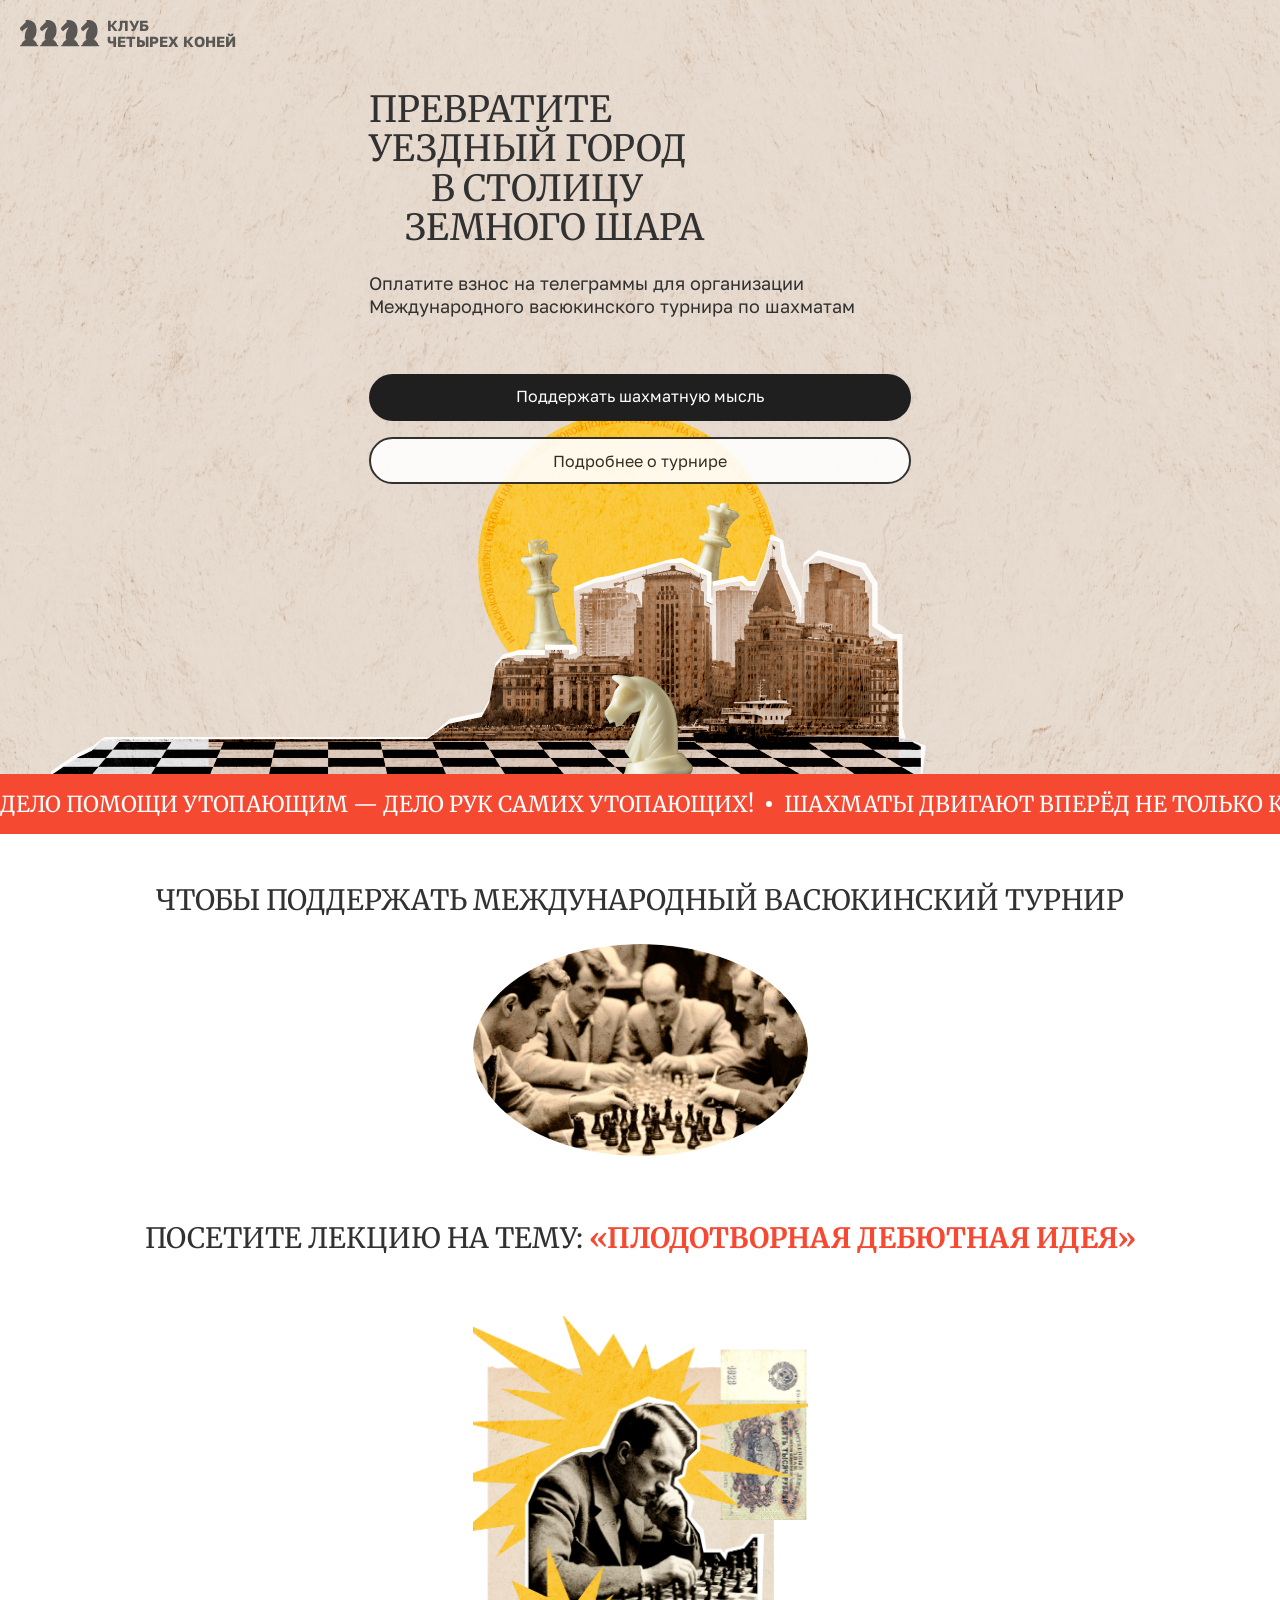
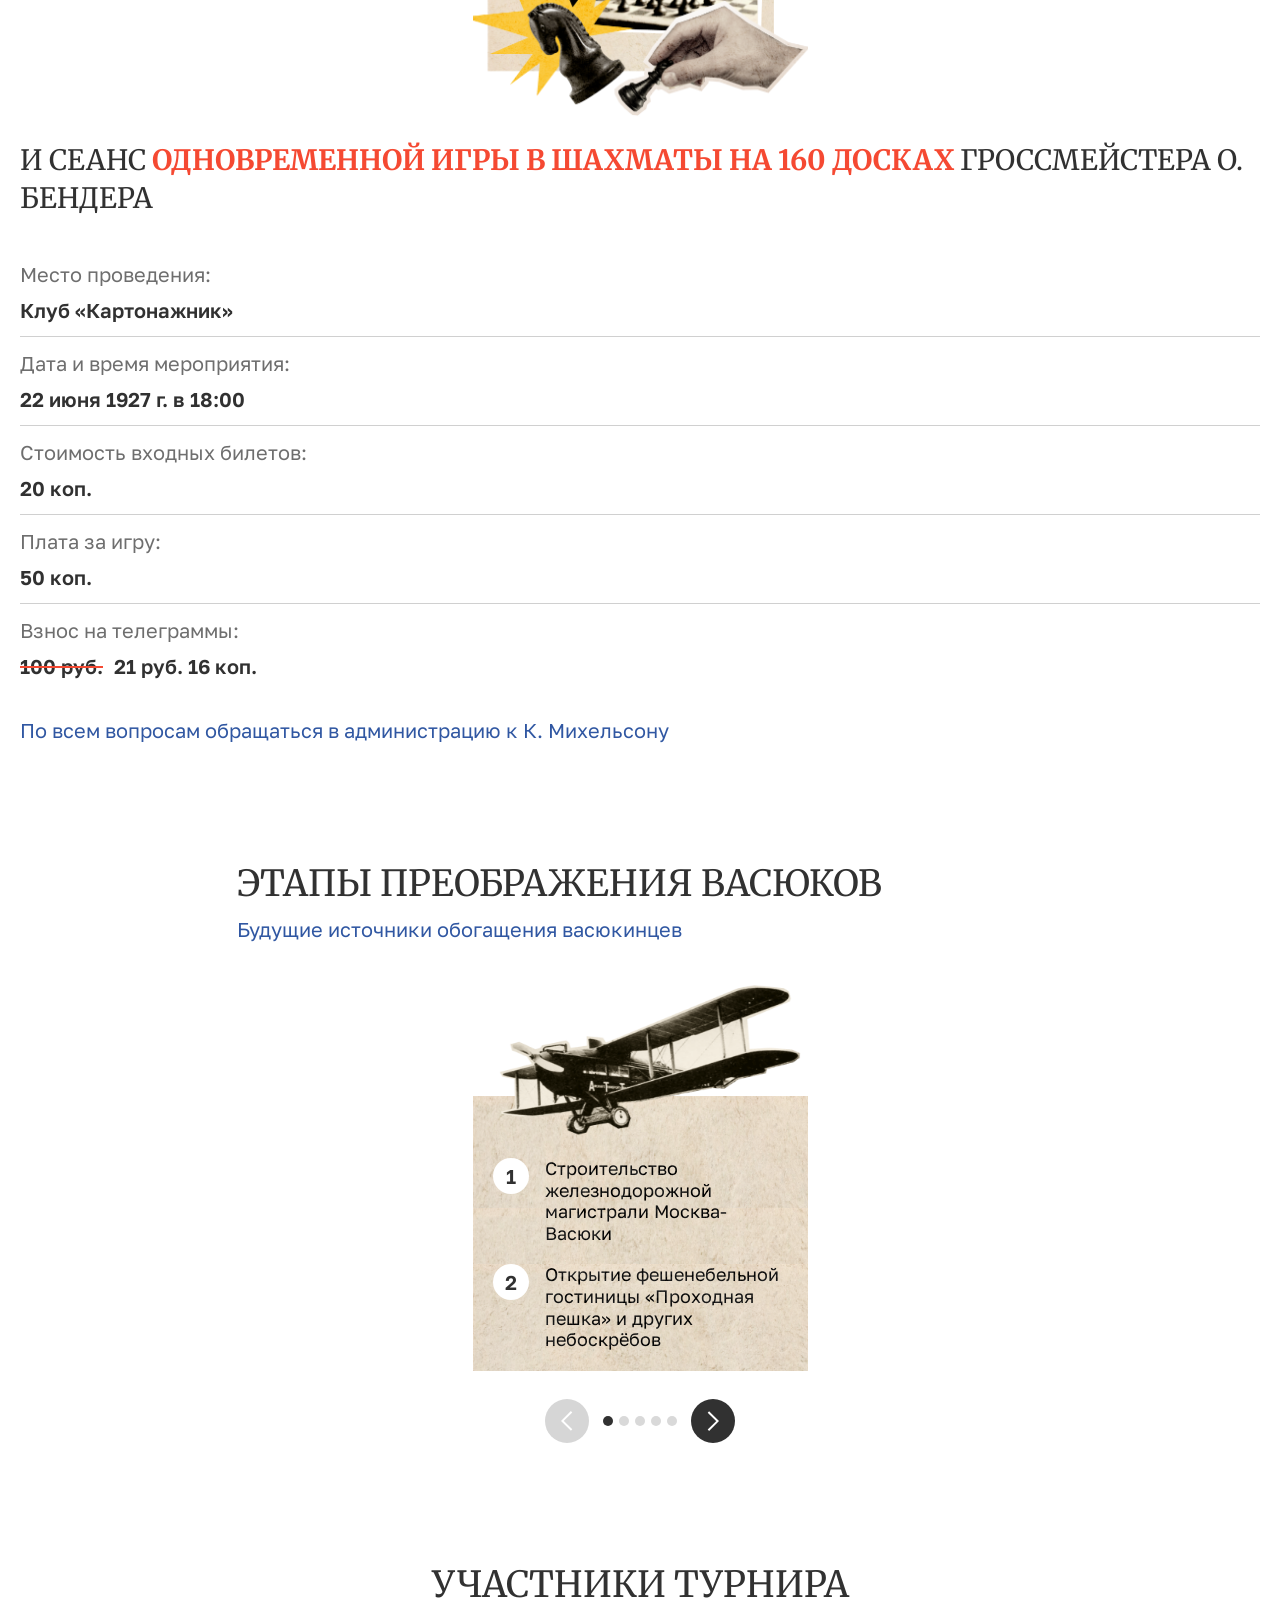
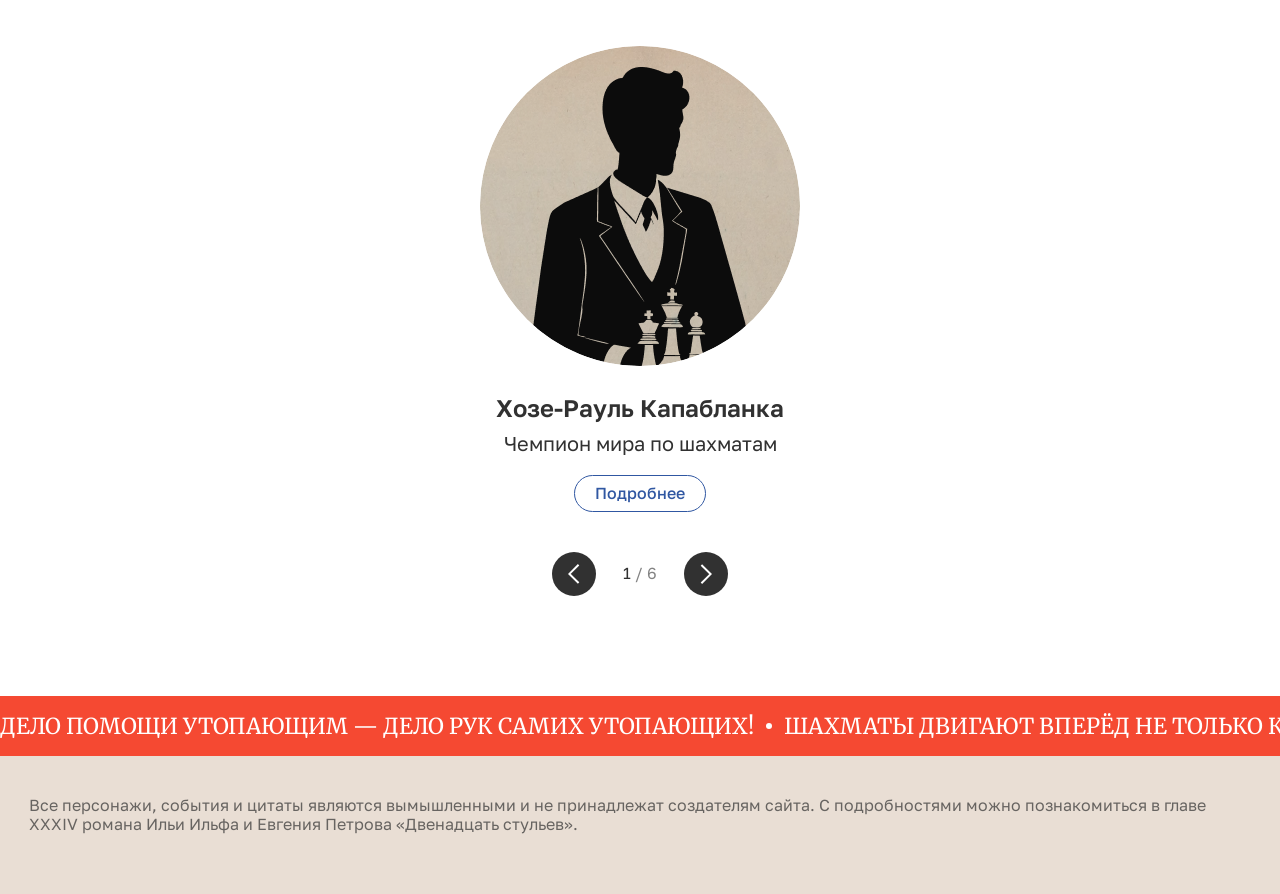
<file: index.html>
<!doctype html>
<html lang="ru">
  <head>
    <meta charset="UTF-8" />
    <meta name="viewport" content="width=device-width, initial-scale=1.0, user-scalable=no" />
    <title>Клуб четырех коней</title>
    <link rel="preconnect" href="https://fonts.googleapis.com" />
    <link rel="preconnect" href="https://fonts.gstatic.com" crossorigin />
    <link
      href="https://fonts.googleapis.com/css2?family=Golos+Text:wght@400..900&family=Merriweather:ital,opsz,wght@0,18..144,300..900;1,18..144,300..900&display=swap"
      rel="stylesheet"
    />
    <link rel="stylesheet" href="./src/css/styles.css" />
  </head>
  <body>
    <svg style="display: none">
      <symbol id="horse" viewBox="0 0 22 32">
        <path
          d="M20.8163 29.6339H20.2534C20.2534 29.6279 20.2506 29.6219 20.2495 29.6163L20.2341 29.5475C20.2242 29.5022 20.2135 29.4573 20.2025 29.4127C20.1978 29.3918 20.1926 29.3708 20.1875 29.3499C20.1729 29.2911 20.1575 29.2323 20.1417 29.1736L20.137 29.1568C20.1196 29.0931 20.1014 29.0298 20.0825 28.9666L20.0635 28.9056C20.0505 28.8622 20.0367 28.8192 20.0241 28.7761C20.0166 28.7526 20.0087 28.7294 20.0012 28.7062C19.9874 28.6646 19.9731 28.6231 19.9585 28.5819C19.951 28.5602 19.9431 28.5381 19.9356 28.5168C19.9172 28.4652 19.8983 28.4139 19.8788 28.363C19.8745 28.3521 19.8709 28.3417 19.8666 28.3308C19.8437 28.2709 19.8196 28.2114 19.7951 28.1519C19.7864 28.1302 19.7773 28.1089 19.7683 28.0875C19.7517 28.0501 19.7351 28.009 19.7181 27.97L19.6862 27.8978C19.6696 27.8604 19.6526 27.823 19.6352 27.7855C19.6246 27.7623 19.6135 27.7387 19.6025 27.7155C19.5823 27.6725 19.563 27.6298 19.5405 27.5875C19.5322 27.5715 19.5247 27.555 19.5164 27.5385C19.4884 27.4828 19.4596 27.4263 19.4304 27.3724L19.3909 27.3024L19.3352 27.201L19.2918 27.1261C19.2736 27.0947 19.2555 27.0632 19.2369 27.0318C19.2223 27.0063 19.2073 26.9809 19.1923 26.9569C19.1718 26.9229 19.1529 26.8896 19.1304 26.8559L19.0735 26.7646C19.0467 26.7227 19.0198 26.6804 18.9922 26.6388C18.9748 26.6126 18.9575 26.5868 18.9397 26.561C18.9219 26.5352 18.9026 26.5056 18.8836 26.4783C18.8647 26.451 18.8442 26.4237 18.8268 26.3967C18.8094 26.3698 18.7905 26.3454 18.7719 26.3219C18.7534 26.2983 18.7324 26.2668 18.7123 26.2395L18.6567 26.1647C18.6172 26.1149 18.5809 26.0651 18.5422 26.015L18.4881 25.9465C18.4652 25.9177 18.4415 25.8892 18.4182 25.8608L18.3661 25.7979C18.342 25.7691 18.3176 25.7407 18.2931 25.7118L18.2418 25.6527L18.1652 25.5659L18.1198 25.5157C18.0254 25.4121 17.9287 25.3099 17.8297 25.2104L17.7862 25.1666L17.6954 25.0779L17.6508 25.0352C17.6192 25.0049 17.5877 24.975 17.5557 24.9454L17.5229 24.9155C17.4112 24.8125 17.2963 24.7122 17.1795 24.6161L17.1475 24.5895C17.1115 24.5595 17.0752 24.53 17.0386 24.5008L17.0023 24.4716C16.9628 24.4417 16.9269 24.4121 16.8886 24.3825L16.8692 24.3679C16.7401 24.2691 16.6079 24.173 16.4745 24.0805L16.4559 24.0674C16.4137 24.0386 16.3714 24.0102 16.3288 23.9821L16.3008 23.9637C16.2574 23.9349 16.2135 23.9069 16.1697 23.8788L16.1622 23.8743C16.017 23.7822 15.8689 23.694 15.7181 23.6097L15.7122 23.606C15.6645 23.5794 15.6167 23.5536 15.5689 23.5278L15.548 23.5165C15.2938 23.3806 15.0327 23.2558 14.7648 23.1423L14.7482 23.1352C14.6776 23.1052 14.6065 23.0764 14.5347 23.048H15.9475C16.1776 23.048 16.3643 22.7969 16.3643 22.4866C16.3643 22.1764 16.1776 21.9252 15.9475 21.9252H15.5267C15.5527 21.8624 15.5816 21.7913 15.6127 21.7112C16.0106 21.4762 16.7109 20.9754 17.4057 20.0555L17.4112 20.0484C17.4639 19.9796 17.5156 19.9083 17.5664 19.8347L17.5766 19.8201C17.6271 19.7479 17.6777 19.6734 17.7274 19.5956L17.7408 19.575C17.7645 19.5376 17.7882 19.5001 17.8119 19.4627C17.8119 19.4627 17.8119 19.4597 17.8147 19.4579C17.8391 19.4204 17.8632 19.3793 17.8873 19.3392L17.9027 19.3134C17.9232 19.279 17.9441 19.2438 17.9643 19.2082C17.9682 19.2019 17.9722 19.1955 17.9757 19.1888C17.999 19.1484 18.0223 19.1072 18.0452 19.0656L18.061 19.0368C18.0799 19.0024 18.0985 18.9676 18.117 18.9324C18.1226 18.9227 18.1281 18.9126 18.1332 18.9025C18.1553 18.8602 18.1774 18.8175 18.1995 18.7741L18.2149 18.7438C18.2323 18.7086 18.2501 18.6727 18.2674 18.6368L18.2864 18.5993C18.3077 18.5552 18.3286 18.5103 18.3495 18.465L18.3626 18.4362C18.3799 18.3987 18.3969 18.3613 18.4139 18.3239L18.434 18.279C18.4537 18.2337 18.4735 18.188 18.4924 18.142C18.496 18.1338 18.4995 18.1252 18.5027 18.1169C18.5205 18.0746 18.5378 18.0316 18.5552 17.9882L18.5749 17.9388C18.5911 17.8976 18.6073 17.8561 18.6231 17.8146L18.6349 17.7831C18.6535 17.7337 18.6716 17.6832 18.6898 17.6334L18.7088 17.5803C18.723 17.5406 18.7368 17.5002 18.7506 17.4598C18.7557 17.4448 18.7609 17.4298 18.7656 17.4149C18.783 17.3632 18.8003 17.3104 18.8173 17.2577C18.8228 17.2393 18.8288 17.2203 18.8343 17.203L18.8738 17.0799C18.8789 17.0619 18.8844 17.0425 18.8896 17.0264C18.9057 16.9721 18.9219 16.9167 18.9373 16.861C18.9424 16.8434 18.9472 16.8254 18.9519 16.8075C18.9638 16.7644 18.9756 16.7214 18.9871 16.6776C18.9922 16.6578 18.9973 16.6379 19.0028 16.6181C19.0175 16.5605 19.0321 16.5025 19.0463 16.4437L19.0581 16.3947C19.0692 16.3479 19.0802 16.3007 19.0909 16.2532L19.1051 16.1896C19.1185 16.1286 19.1319 16.0676 19.1446 16.0055C19.1473 15.9935 19.1497 15.9811 19.1521 15.968C19.1631 15.9145 19.1738 15.8603 19.184 15.806C19.1884 15.7839 19.1923 15.7618 19.1967 15.7397C19.2069 15.684 19.2168 15.6275 19.2267 15.5717C19.2286 15.5597 19.231 15.5481 19.233 15.5365C19.244 15.4707 19.2548 15.4043 19.2654 15.3374C19.2689 15.315 19.2725 15.2925 19.2756 15.2697C19.2839 15.2154 19.2918 15.1608 19.2997 15.1054L19.3068 15.0545C19.3163 14.9856 19.3254 14.9164 19.334 14.846C19.3368 14.824 19.3392 14.8019 19.3419 14.7794C19.3488 14.7235 19.3551 14.6674 19.3609 14.611C19.3633 14.5908 19.3656 14.571 19.3676 14.5508C19.3752 14.4784 19.3823 14.4054 19.3889 14.3318C19.3889 14.3113 19.3925 14.2907 19.394 14.2697C19.3992 14.2106 19.4043 14.1511 19.4086 14.0912C19.4086 14.0691 19.4122 14.047 19.4138 14.025C19.4193 13.9486 19.4244 13.8718 19.4292 13.7944C19.4292 13.7768 19.4292 13.757 19.4319 13.7413C19.4355 13.6769 19.439 13.6122 19.4418 13.5471C19.4418 13.5235 19.4418 13.4999 19.445 13.4763C19.4481 13.3959 19.4513 13.315 19.4537 13.2331C19.4537 13.2218 19.4537 13.2102 19.4537 13.1986C19.4558 13.1258 19.4573 13.0522 19.4584 12.9778C19.4584 12.9535 19.4584 12.9292 19.4584 12.9048C19.4584 12.825 19.4584 12.7447 19.4584 12.6638V12.6451C19.4584 12.559 19.4584 12.4718 19.4584 12.3832V12.3083C19.4584 12.2335 19.4552 12.1549 19.4533 12.077V12.0347C19.4505 11.9449 19.4469 11.854 19.4434 11.7627C19.4434 11.7391 19.441 11.7151 19.4402 11.6915C19.4368 11.6147 19.4329 11.5374 19.4284 11.4595C19.4284 11.4404 19.4284 11.4221 19.4252 11.4015C19.4197 11.3079 19.4136 11.2136 19.4071 11.1186L19.4023 11.0523C19.3964 10.973 19.3905 10.8933 19.3838 10.8128C19.3838 10.7896 19.3802 10.7664 19.3783 10.7432C19.37 10.6459 19.3609 10.5475 19.3514 10.4487C19.3514 10.43 19.3475 10.4113 19.3459 10.3922C19.3376 10.308 19.3285 10.223 19.3194 10.1373C19.3167 10.1115 19.3139 10.086 19.3108 10.0602C19.2997 9.95843 19.2879 9.85626 19.2752 9.75259C19.2752 9.73987 19.2717 9.72715 19.2701 9.71517C19.2588 9.62236 19.2468 9.52905 19.2342 9.43524C19.2302 9.40754 19.2267 9.37985 19.2227 9.35216C19.208 9.24587 19.1929 9.13871 19.1773 9.03068C17.5983 -1.62554 6.40876 0.103841 6.40876 0.103841L6.76719 2.39347L0 9.17102L0.295667 11.7881L2.85917 13.2851C2.97345 13.0097 3.12017 12.7474 3.29655 12.5033C4.95055 10.6946 8.15947 9.27468 9.07805 8.98015C9.26201 8.9214 9.36662 8.89183 9.36662 8.89183C4.97266 14.2832 5.47241 20.4597 5.66821 21.932C5.46452 21.9694 5.30701 22.2026 5.30701 22.487C5.30701 22.7969 5.49373 23.0484 5.72387 23.0484H7.13668C4.78699 23.9808 2.92185 25.7567 1.94848 27.9884C1.94734 27.9914 1.94602 27.9944 1.94454 27.9973C1.87269 28.163 1.80585 28.331 1.74401 28.5015C1.74411 28.5032 1.74411 28.5049 1.74401 28.5067C1.72743 28.5531 1.71124 28.5995 1.69545 28.6463C1.68953 28.6631 1.68361 28.68 1.67808 28.6972C1.66387 28.7391 1.65071 28.7814 1.63861 28.8241C1.6315 28.8458 1.62479 28.8678 1.61808 28.8895C1.60545 28.9296 1.59321 28.97 1.58137 29.0104L1.56005 29.0853C1.549 29.1227 1.53795 29.1627 1.52768 29.2017C1.52018 29.2294 1.51308 29.2567 1.50597 29.2844C1.4965 29.3218 1.48663 29.3592 1.47755 29.3966C1.46847 29.4341 1.45978 29.4715 1.4511 29.5112C1.44241 29.5508 1.43136 29.5972 1.42189 29.6407H0.85858C0.750258 29.6384 0.642551 29.6567 0.541778 29.6944C0.441006 29.7321 0.3492 29.7886 0.271747 29.8604C0.194294 29.9322 0.13275 30.018 0.0907365 30.1127C0.0487226 30.2074 0.0270812 30.3091 0.0270812 30.4118C0.0270812 30.5145 0.0487226 30.6162 0.0907365 30.7109C0.13275 30.8056 0.194294 30.8913 0.271747 30.9632C0.3492 31.035 0.441006 31.0914 0.541778 31.1292C0.642551 31.1669 0.750258 31.1852 0.85858 31.1829H20.8234C20.9318 31.1852 21.0395 31.1669 21.1402 31.1292C21.241 31.0914 21.3328 31.035 21.4103 30.9632C21.4877 30.8913 21.5493 30.8056 21.5913 30.7109C21.6333 30.6162 21.6549 30.5145 21.6549 30.4118C21.6549 30.3091 21.6333 30.2074 21.5913 30.1127C21.5493 30.018 21.4877 29.9322 21.4103 29.8604C21.3328 29.7886 21.241 29.7321 21.1402 29.6944C21.0395 29.6567 20.9318 29.6384 20.8234 29.6407L20.8163 29.6339Z"
          fill="#595653"
        />
      </symbol>
      <symbol id="arrow" viewBox="0 0 12 20">
        <path
          d="M9.87572 18.3373L1.41419 9.87574L9.87572 1.41421"
          stroke="currentColor"
          stroke-width="2"
          stroke-linecap="square"
          fill="none"
        />
      </symbol>
    </svg>

    <header class="header" id="header">
      <div class="container">
        <div class="header__inner">
          <a href="#" class="logo">
            <div class="logo__icons">
              <svg class="logo__icon"><use href="#horse" /></svg>
              <svg class="logo__icon"><use href="#horse" /></svg>
              <svg class="logo__icon"><use href="#horse" /></svg>
              <svg class="logo__icon"><use href="#horse" /></svg>
            </div>
            <span class="logo__text">
              <span>Клуб</span>
              <span>четырех коней</span>
            </span>
          </a>
        </div>

        <div class="header__content">
          <h1 class="header__title">
            <span class="header__title-line">
              Превратите
              <br />
              уездный город
            </span>
            <span class="header__title-line header__title-line--center">в столицу</span>
            <span class="header__title-line header__title-line--right">земного шара</span>
          </h1>
          <p class="header__subtitle">
            <span>Оплатите взнос на телеграммы для организации</span>
            Международного васюкинского турнира по шахматам
          </p>
          <div class="header__btns">
            <a href="#" class="btn btn--primary">Поддержать шахматную мысль</a>
            <a href="#" class="btn btn--outline">
              <span>Подробнее</span>
              о турнире
            </a>
          </div>
        </div>
      </div>

      <div class="header__decoration">
        <img src="./src/images/header.png" alt="задний фон" class="header__background" />
        <div class="header__ellipse">
          <img src="./src/images/ellipse.png" alt="круг из слов" class="header__ellipse_circle" />
        </div>
        <picture>
          <source media="(max-width: 1365px)" srcset="./src/images/king-mobile.png" />
          <img src="./src/images/king.png" alt="король" class="header__king" />
        </picture>
        <picture>
          <source media="(max-width: 1365px)" srcset="./src/images/queen-mobile.png" />
          <img src="./src/images/queen.png" alt="королева" class="header__queen" />
        </picture>
        <picture>
          <source media="(max-width: 1365px)" srcset="./src/images/VectorWhite-mobile.png" />
          <img src="./src/images/VectorWhite.png" alt="вектор белый" class="header__vector" />
        </picture>
        <picture>
          <source media="(max-width: 1365px)" srcset="./src/images/city-mobile.png" />
          <img src="./src/images/city.png" alt="город" class="header__city" />
        </picture>
        <picture>
          <source media="(max-width: 1365px)" srcset="./src/images/horseFigure-mobile.png" />
          <img src="./src/images/horseFigure.png" alt="конь фигура" class="header__horse" />
        </picture>
        <img src="./src/images/pawn.png" alt="пешка" class="header__pawn" />
      </div>
    </header>

    <div class="marquee" id="marquee1">
      <div class="marquee__inner">
        <div class="marquee__track">
          <span class="marquee__text">Дело помощи утопающим — дело рук самих утопающих!</span>
          <span class="marquee__dot"></span>
          <span class="marquee__text">Шахматы двигают вперёд не только культуру, но и экономику!</span>
          <span class="marquee__dot"></span>
          <span class="marquee__text">Лёд тронулся, господа присяжные заседатели!</span>
          <span class="marquee__dot"></span>
        </div>

        <div class="marquee__track" aria-hidden="true">
          <span class="marquee__text">Дело помощи утопающим — дело рук самих утопающих!</span>
          <span class="marquee__dot"></span>
          <span class="marquee__text">Шахматы двигают вперёд не только культуру, но и экономику!</span>
          <span class="marquee__dot"></span>
          <span class="marquee__text">Лёд тронулся, господа присяжные заседатели!</span>
          <span class="marquee__dot"></span>
        </div>
      </div>
    </div>

    <section class="lecture" id="lecture">
      <div class="container">
        <div class="lecture__inner">
          <h2 class="lecture__heading">
            Чтобы поддержать Международный васюкинский турнир
            <span class="lecture__heading--remove">
              посетите лекцию на тему:
              <span class="lecture__accent">«Плодотворная дебютная идея»</span>
            </span>
          </h2>
          <div class="lecture__image">
            <img src="./src/images/players.png" alt="Игроки" class="lecture__img" />
          </div>
        </div>
        <div class="lecture__btm">
          <div class="lecture__image-col">
            <h2 class="lecture__heading--mobile"></h2>
            <div class="lecture__image-frame">
              <img src="./src/images/player.png" alt="Фото коллаж" class="lecture__img" />
            </div>
          </div>
          <div class="lecture__text-col">
            <h3 class="lecture__heading">
              и Сеанс
              <span class="lecture__accent">одновременной игры в шахматы на 160 досках</span>
              гроссмейстера О. Бендера
            </h3>
            <div class="lecture__table">
              <div class="lecture__row">
                <span class="lecture__label">Место проведения:</span>
                <span class="lecture__value">Клуб «Картонажник»</span>
              </div>
              <div class="lecture__row">
                <span class="lecture__label">Дата и время мероприятия:</span>
                <span class="lecture__value">22 июня 1927 г. в 18:00</span>
              </div>
              <div class="lecture__row">
                <span class="lecture__label">Стоимость входных билетов:</span>
                <span class="lecture__value">20 коп.</span>
              </div>
              <div class="lecture__row">
                <span class="lecture__label">Плата за игру:</span>
                <span class="lecture__value">50 коп.</span>
              </div>
              <div class="lecture__row">
                <span class="lecture__label">Взнос на телеграммы:</span>
                <span class="lecture__value">
                  <span class="lecture__old-price">100 руб.</span>
                  21 руб. 16 коп.
                </span>
              </div>
            </div>
            <a href="#" class="section-link lecture__link">
              По всем вопросам обращаться в администрацию к К. Михельсону
            </a>
          </div>
        </div>
      </div>
    </section>

    <section class="stages" id="stages">
      <div class="container">
        <h2 class="section-title stages__title">
          Этапы преображения Васюков
          <a href="#" class="section-link stages__link">
            <span>Будущие источники</span>
            <span>обогащения васюкинцев</span>
          </a>
        </h2>
        <div class="stages__carousel">
          <img src="./src/images/airplane.png" alt="самолет" class="stages__img" />
          <div class="stages__grid">
            <div class="stages__card stages__card--1">
              <img src="./src/images/image23.png" alt="фон" class="stages__background" />
              <span class="stages__num">1</span>
              <p class="stages__text"><span>Строительство железнодорожной магистрали Москва-Васюки</span></p>
            </div>
            <div class="stages__card stages__card--2">
              <img src="./src/images/image23.png" alt="фон" class="stages__background" />
              <span class="stages__num">2</span>
              <p class="stages__text">
                <span>Открытие фешенебельной гостиницы «Проходная пешка» и других небоскрёбов</span>
              </p>
            </div>
            <div class="stages__card stages__card--3">
              <img src="./src/images/image23.png" alt="фон" class="stages__background" />
              <span class="stages__num">3</span>
              <p class="stages__text">
                <span>
                  Поднятие сельского хозяйства в радиусе на тысячу километров: производство овощей, фруктов, икры,
                  шоколадных конфет
                </span>
              </p>
            </div>
            <div class="stages__card stages__card--4">
              <img src="./src/images/image23.png" alt="фон" class="stages__background" />
              <span class="stages__num">4</span>
              <p class="stages__text">
                <span>Строительство дворца</span>
                <span>для турнира</span>
              </p>
            </div>
            <div class="stages__card stages__card--5">
              <img src="./src/images/image23.png" alt="фон" class="stages__background" />
              <span class="stages__num">5</span>
              <p class="stages__text">
                <span>Размещение гаражей</span>
                <span>для гостевого</span>
                <span>автотранспорта</span>
              </p>
            </div>
            <div class="stages__card stages__card--6">
              <img src="./src/images/image23.png" alt="фон" class="stages__background" />
              <span class="stages__num">6</span>
              <p class="stages__text">
                <span>Постройка сверхмощной радиостанции для передачи всему миру сенсационных результатов</span>
              </p>
            </div>
            <div class="stages__card stages__card--7">
              <img src="./src/images/image23.png" alt="фон" class="stages__background" />
              <span class="stages__num">7</span>
              <p class="stages__text">
                <span>Создание аэропорта «Большие Васюки»</span>
                <span>с регулярным отправлением почтовых</span>
                <span>самолётов и дирижаблей во все концы</span>
                <span>света, включая Лос-Анжелос и Мельбурн</span>
              </p>
            </div>
          </div>
          <div class="stages__controls">
            <button class="carousel__button carousel__button--prev" id="stages-prev" aria-label="Предыдущий">
              <svg class="carousel__icon carousel__icon--prev" viewBox="0 0 12 20">
                <use href="#arrow"></use>
              </svg>
            </button>
            <div class="stages__dots"></div>
            <button class="carousel__button carousel__button--next" id="stages-next" aria-label="Следующий">
              <svg class="carousel__icon carousel__icon--next" viewBox="0 0 12 20">
                <use href="#arrow"></use>
              </svg>
            </button>
          </div>
        </div>
      </div>
    </section>

    <section class="participants" id="participants">
      <div class="container participants__inner">
        <div class="participants__header">
          <h2 class="section-title participants__title">Участники турнира</h2>
        </div>
        <div class="participants__carousel">
          <div class="participants__controls">
            <button class="carousel__button carousel__button--prev" id="participants-prev" aria-label="Предыдущий">
              <svg class="carousel__icon carousel__icon--prev" viewBox="0 0 12 20">
                <use href="#arrow"></use>
              </svg>
            </button>
            <span class="participants__counter">
              <span class="participants__current">1</span>
              <span class="participants__total">/ 6</span>
            </span>
            <button class="carousel__button carousel__button--next" id="participants-next" aria-label="Следующий">
              <svg class="carousel__icon carousel__icon--next" viewBox="0 0 12 20">
                <use href="#arrow"></use>
              </svg>
            </button>
          </div>
          <div class="participants__wrapper">
            <div class="participants__card">
              <div class="participants__photo">
                <div class="participants__img"></div>
              </div>
              <h3 class="participants__name">Хозе-Рауль Капабланка</h3>
              <p class="participants__desc">Чемпион мира по шахматам</p>
              <a href="#" class="participants__link">Подробнее</a>
            </div>
            <div class="participants__card">
              <div class="participants__photo">
                <div class="participants__img"></div>
              </div>
              <h3 class="participants__name">Эммануил Ласкер</h3>
              <p class="participants__desc">Чемпион мира по шахматам</p>
              <a href="#" class="participants__link">Подробнее</a>
            </div>
            <div class="participants__card">
              <div class="participants__photo">
                <div class="participants__img"></div>
              </div>
              <h3 class="participants__name">Александр Алехин</h3>
              <p class="participants__desc">Чемпион мира по шахматам</p>
              <a href="#" class="participants__link">Подробнее</a>
            </div>
            <div class="participants__card">
              <div class="participants__photo">
                <div class="participants__img"></div>
              </div>
              <h3 class="participants__name">Арон Нимцович</h3>
              <p class="participants__desc">Чемпион мира по шахматам</p>
              <a href="#" class="participants__link">Подробнее</a>
            </div>
            <div class="participants__card">
              <div class="participants__photo">
                <div class="participants__img"></div>
              </div>
              <h3 class="participants__name">Рихард Рети</h3>
              <p class="participants__desc">Чемпион мира по шахматам</p>
              <a href="#" class="participants__link">Подробнее</a>
            </div>
            <div class="participants__card">
              <div class="participants__photo">
                <div class="participants__img"></div>
              </div>
              <h3 class="participants__name">Остап Бендер</h3>
              <p class="participants__desc">Чемпион мира по шахматам</p>
              <a href="#" class="participants__link">Подробнее</a>
            </div>
          </div>
        </div>
      </div>
    </section>

    <div class="marquee" id="marquee2">
      <div class="marquee__inner">
        <div class="marquee__track">
          <span class="marquee__text">Дело помощи утопающим — дело рук самих утопающих!</span>
          <span class="marquee__dot"></span>
          <span class="marquee__text">Шахматы двигают вперёд не только культуру, но и экономику!</span>
          <span class="marquee__dot"></span>
          <span class="marquee__text">Лёд тронулся, господа присяжные заседатели!</span>
          <span class="marquee__dot"></span>
        </div>

        <div class="marquee__track" aria-hidden="true">
          <span class="marquee__text">Дело помощи утопающим — дело рук самих утопающих!</span>
          <span class="marquee__dot"></span>
          <span class="marquee__text">Шахматы двигают вперёд не только культуру, но и экономику!</span>
          <span class="marquee__dot"></span>
          <span class="marquee__text">Лёд тронулся, господа присяжные заседатели!</span>
          <span class="marquee__dot"></span>
        </div>
      </div>
    </div>

    <footer class="footer">
      <div class="container">
        <p class="footer__text">
          Все персонажи, события и цитаты являются вымышленными и не принадлежат создателям сайта. С подробностями можно
          познакомиться в главе XXXIV романа Ильи Ильфа и Евгения Петрова «Двенадцать стульев».
        </p>
      </div>
    </footer>
    <script src="./src/js/app.js"></script>
  </body>
</html>
</file>
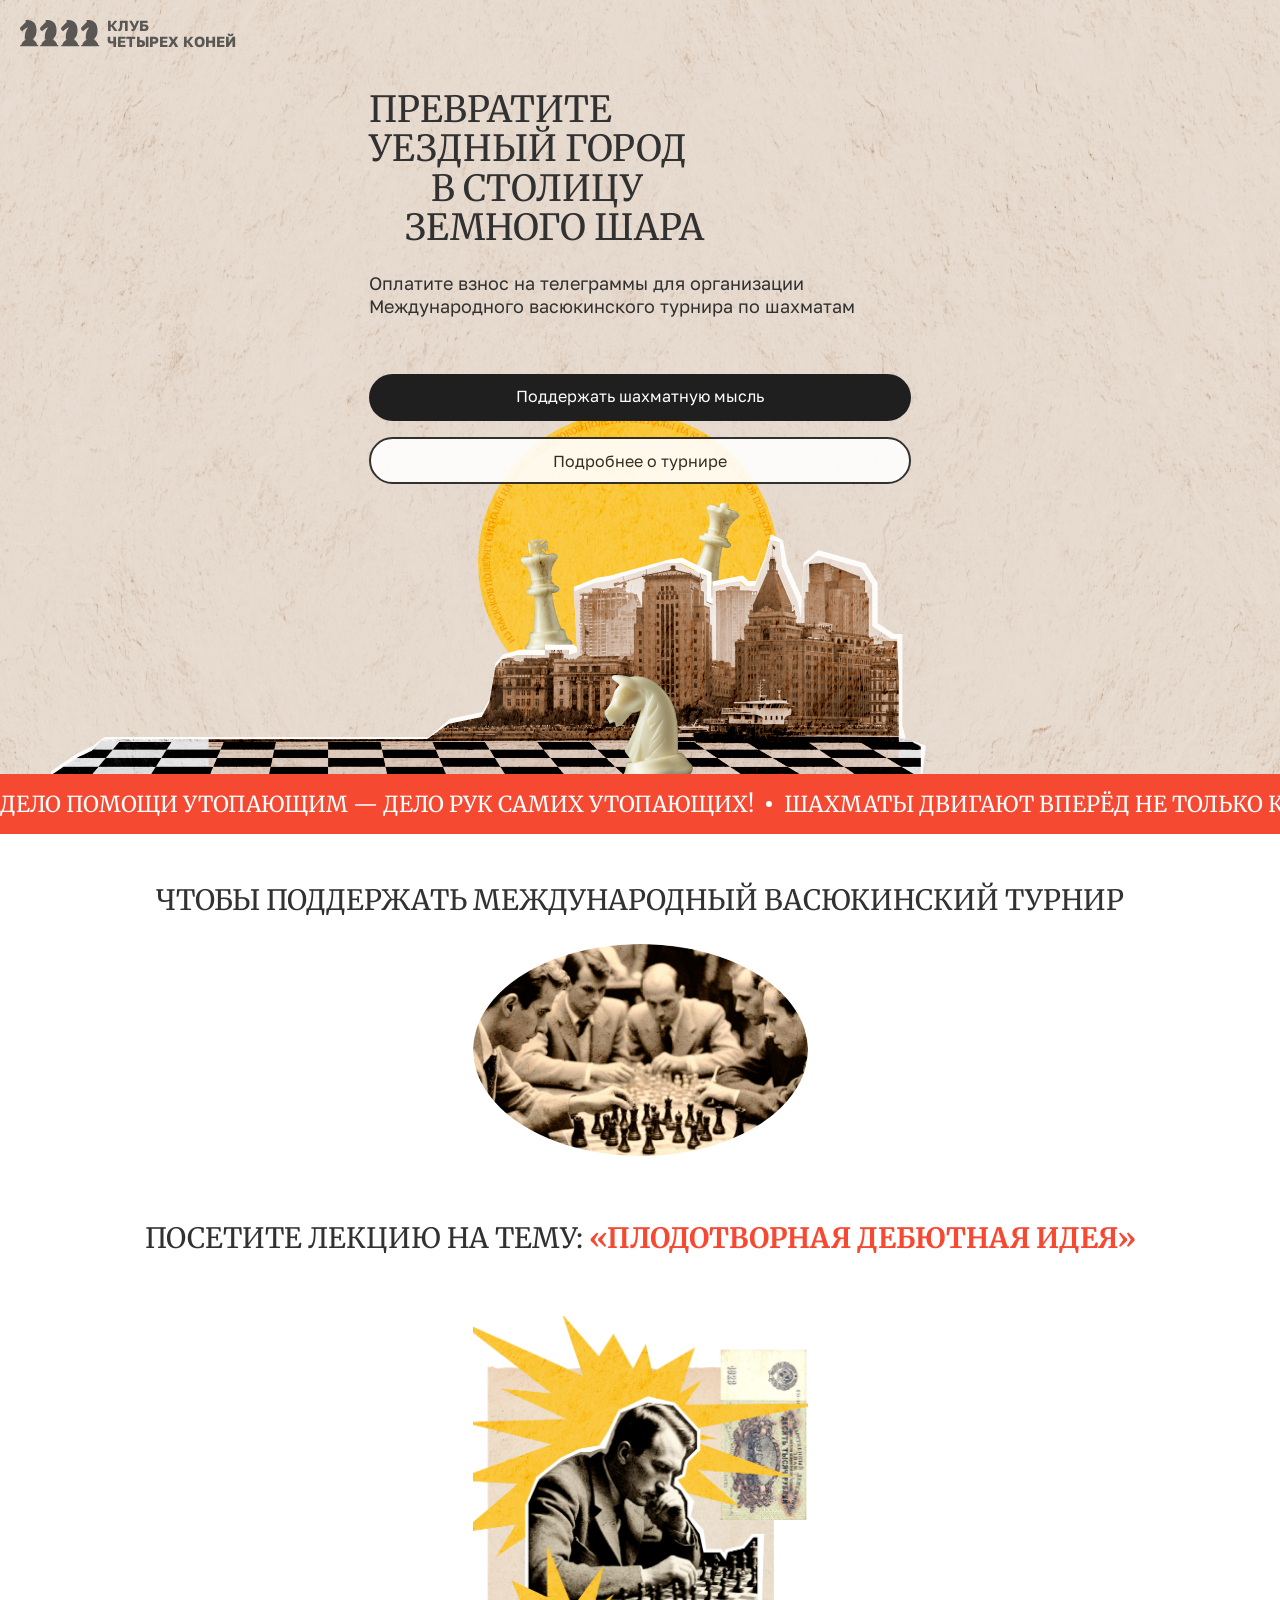
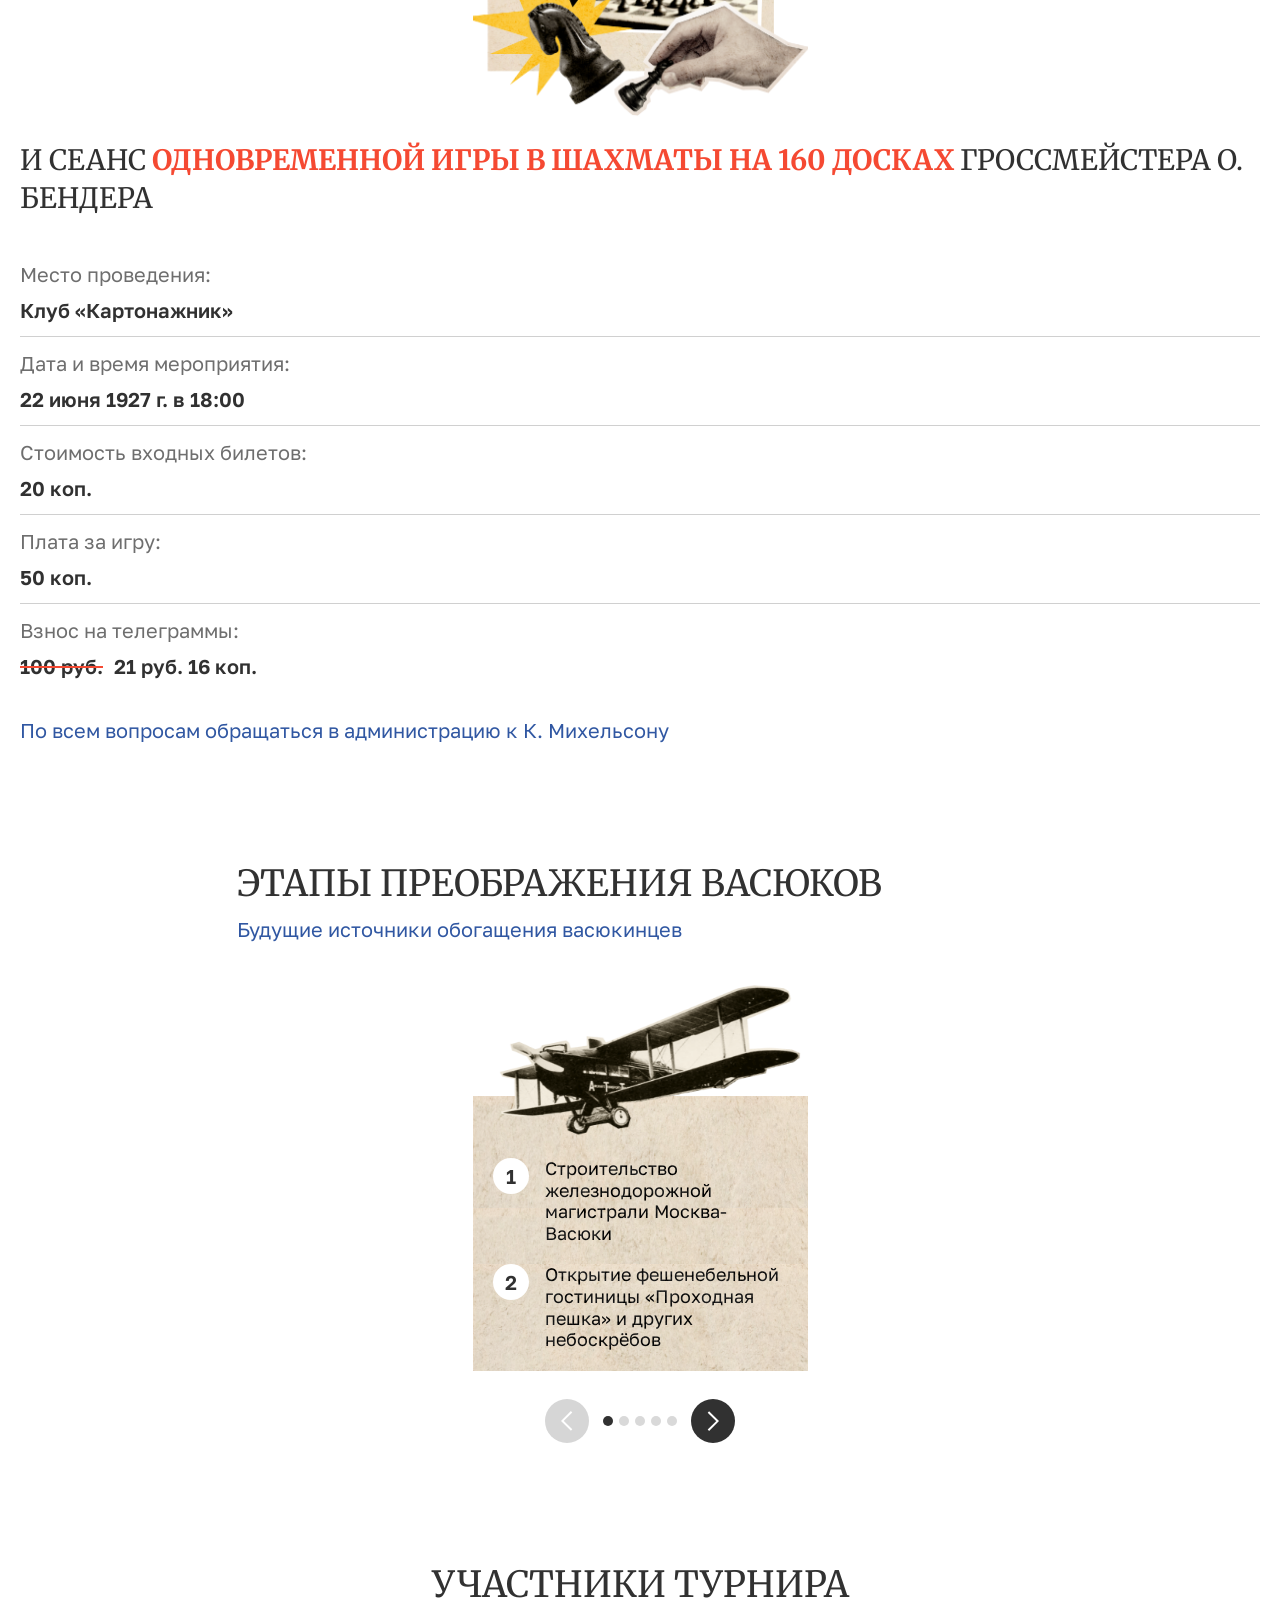
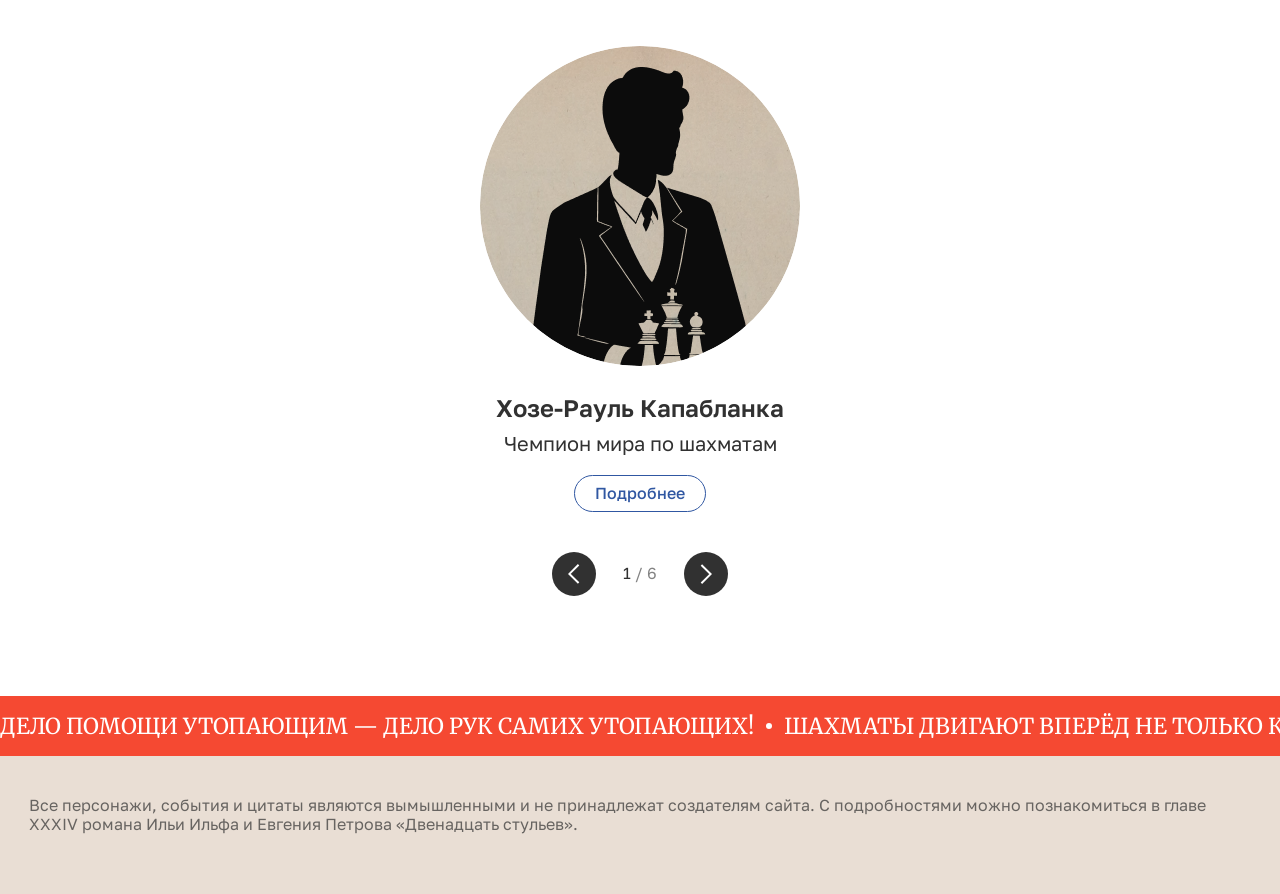
<file: src/index.html>
<!doctype html>
<html lang="en">
  <head>
    <meta charset="UTF-8" />
    <meta name="viewport" content="width=device-width, initial-scale=1.0, user-scalable=no" />
    <title>Клуб четырех коней</title>
    <link rel="preconnect" href="https://fonts.googleapis.com" />
    <link rel="preconnect" href="https://fonts.gstatic.com" crossorigin />
    <link
      href="https://fonts.googleapis.com/css2?family=Golos+Text:wght@400..900&family=Merriweather:ital,opsz,wght@0,18..144,300..900;1,18..144,300..900&display=swap"
      rel="stylesheet"
    />
    <link rel="stylesheet" href="css/styles.css" />
  </head>
  <body>
    <svg style="display: none">
      <symbol id="horse" viewBox="0 0 22 32">
        <path
          d="M20.8163 29.6339H20.2534C20.2534 29.6279 20.2506 29.6219 20.2495 29.6163L20.2341 29.5475C20.2242 29.5022 20.2135 29.4573 20.2025 29.4127C20.1978 29.3918 20.1926 29.3708 20.1875 29.3499C20.1729 29.2911 20.1575 29.2323 20.1417 29.1736L20.137 29.1568C20.1196 29.0931 20.1014 29.0298 20.0825 28.9666L20.0635 28.9056C20.0505 28.8622 20.0367 28.8192 20.0241 28.7761C20.0166 28.7526 20.0087 28.7294 20.0012 28.7062C19.9874 28.6646 19.9731 28.6231 19.9585 28.5819C19.951 28.5602 19.9431 28.5381 19.9356 28.5168C19.9172 28.4652 19.8983 28.4139 19.8788 28.363C19.8745 28.3521 19.8709 28.3417 19.8666 28.3308C19.8437 28.2709 19.8196 28.2114 19.7951 28.1519C19.7864 28.1302 19.7773 28.1089 19.7683 28.0875C19.7517 28.0501 19.7351 28.009 19.7181 27.97L19.6862 27.8978C19.6696 27.8604 19.6526 27.823 19.6352 27.7855C19.6246 27.7623 19.6135 27.7387 19.6025 27.7155C19.5823 27.6725 19.563 27.6298 19.5405 27.5875C19.5322 27.5715 19.5247 27.555 19.5164 27.5385C19.4884 27.4828 19.4596 27.4263 19.4304 27.3724L19.3909 27.3024L19.3352 27.201L19.2918 27.1261C19.2736 27.0947 19.2555 27.0632 19.2369 27.0318C19.2223 27.0063 19.2073 26.9809 19.1923 26.9569C19.1718 26.9229 19.1529 26.8896 19.1304 26.8559L19.0735 26.7646C19.0467 26.7227 19.0198 26.6804 18.9922 26.6388C18.9748 26.6126 18.9575 26.5868 18.9397 26.561C18.9219 26.5352 18.9026 26.5056 18.8836 26.4783C18.8647 26.451 18.8442 26.4237 18.8268 26.3967C18.8094 26.3698 18.7905 26.3454 18.7719 26.3219C18.7534 26.2983 18.7324 26.2668 18.7123 26.2395L18.6567 26.1647C18.6172 26.1149 18.5809 26.0651 18.5422 26.015L18.4881 25.9465C18.4652 25.9177 18.4415 25.8892 18.4182 25.8608L18.3661 25.7979C18.342 25.7691 18.3176 25.7407 18.2931 25.7118L18.2418 25.6527L18.1652 25.5659L18.1198 25.5157C18.0254 25.4121 17.9287 25.3099 17.8297 25.2104L17.7862 25.1666L17.6954 25.0779L17.6508 25.0352C17.6192 25.0049 17.5877 24.975 17.5557 24.9454L17.5229 24.9155C17.4112 24.8125 17.2963 24.7122 17.1795 24.6161L17.1475 24.5895C17.1115 24.5595 17.0752 24.53 17.0386 24.5008L17.0023 24.4716C16.9628 24.4417 16.9269 24.4121 16.8886 24.3825L16.8692 24.3679C16.7401 24.2691 16.6079 24.173 16.4745 24.0805L16.4559 24.0674C16.4137 24.0386 16.3714 24.0102 16.3288 23.9821L16.3008 23.9637C16.2574 23.9349 16.2135 23.9069 16.1697 23.8788L16.1622 23.8743C16.017 23.7822 15.8689 23.694 15.7181 23.6097L15.7122 23.606C15.6645 23.5794 15.6167 23.5536 15.5689 23.5278L15.548 23.5165C15.2938 23.3806 15.0327 23.2558 14.7648 23.1423L14.7482 23.1352C14.6776 23.1052 14.6065 23.0764 14.5347 23.048H15.9475C16.1776 23.048 16.3643 22.7969 16.3643 22.4866C16.3643 22.1764 16.1776 21.9252 15.9475 21.9252H15.5267C15.5527 21.8624 15.5816 21.7913 15.6127 21.7112C16.0106 21.4762 16.7109 20.9754 17.4057 20.0555L17.4112 20.0484C17.4639 19.9796 17.5156 19.9083 17.5664 19.8347L17.5766 19.8201C17.6271 19.7479 17.6777 19.6734 17.7274 19.5956L17.7408 19.575C17.7645 19.5376 17.7882 19.5001 17.8119 19.4627C17.8119 19.4627 17.8119 19.4597 17.8147 19.4579C17.8391 19.4204 17.8632 19.3793 17.8873 19.3392L17.9027 19.3134C17.9232 19.279 17.9441 19.2438 17.9643 19.2082C17.9682 19.2019 17.9722 19.1955 17.9757 19.1888C17.999 19.1484 18.0223 19.1072 18.0452 19.0656L18.061 19.0368C18.0799 19.0024 18.0985 18.9676 18.117 18.9324C18.1226 18.9227 18.1281 18.9126 18.1332 18.9025C18.1553 18.8602 18.1774 18.8175 18.1995 18.7741L18.2149 18.7438C18.2323 18.7086 18.2501 18.6727 18.2674 18.6368L18.2864 18.5993C18.3077 18.5552 18.3286 18.5103 18.3495 18.465L18.3626 18.4362C18.3799 18.3987 18.3969 18.3613 18.4139 18.3239L18.434 18.279C18.4537 18.2337 18.4735 18.188 18.4924 18.142C18.496 18.1338 18.4995 18.1252 18.5027 18.1169C18.5205 18.0746 18.5378 18.0316 18.5552 17.9882L18.5749 17.9388C18.5911 17.8976 18.6073 17.8561 18.6231 17.8146L18.6349 17.7831C18.6535 17.7337 18.6716 17.6832 18.6898 17.6334L18.7088 17.5803C18.723 17.5406 18.7368 17.5002 18.7506 17.4598C18.7557 17.4448 18.7609 17.4298 18.7656 17.4149C18.783 17.3632 18.8003 17.3104 18.8173 17.2577C18.8228 17.2393 18.8288 17.2203 18.8343 17.203L18.8738 17.0799C18.8789 17.0619 18.8844 17.0425 18.8896 17.0264C18.9057 16.9721 18.9219 16.9167 18.9373 16.861C18.9424 16.8434 18.9472 16.8254 18.9519 16.8075C18.9638 16.7644 18.9756 16.7214 18.9871 16.6776C18.9922 16.6578 18.9973 16.6379 19.0028 16.6181C19.0175 16.5605 19.0321 16.5025 19.0463 16.4437L19.0581 16.3947C19.0692 16.3479 19.0802 16.3007 19.0909 16.2532L19.1051 16.1896C19.1185 16.1286 19.1319 16.0676 19.1446 16.0055C19.1473 15.9935 19.1497 15.9811 19.1521 15.968C19.1631 15.9145 19.1738 15.8603 19.184 15.806C19.1884 15.7839 19.1923 15.7618 19.1967 15.7397C19.2069 15.684 19.2168 15.6275 19.2267 15.5717C19.2286 15.5597 19.231 15.5481 19.233 15.5365C19.244 15.4707 19.2548 15.4043 19.2654 15.3374C19.2689 15.315 19.2725 15.2925 19.2756 15.2697C19.2839 15.2154 19.2918 15.1608 19.2997 15.1054L19.3068 15.0545C19.3163 14.9856 19.3254 14.9164 19.334 14.846C19.3368 14.824 19.3392 14.8019 19.3419 14.7794C19.3488 14.7235 19.3551 14.6674 19.3609 14.611C19.3633 14.5908 19.3656 14.571 19.3676 14.5508C19.3752 14.4784 19.3823 14.4054 19.3889 14.3318C19.3889 14.3113 19.3925 14.2907 19.394 14.2697C19.3992 14.2106 19.4043 14.1511 19.4086 14.0912C19.4086 14.0691 19.4122 14.047 19.4138 14.025C19.4193 13.9486 19.4244 13.8718 19.4292 13.7944C19.4292 13.7768 19.4292 13.757 19.4319 13.7413C19.4355 13.6769 19.439 13.6122 19.4418 13.5471C19.4418 13.5235 19.4418 13.4999 19.445 13.4763C19.4481 13.3959 19.4513 13.315 19.4537 13.2331C19.4537 13.2218 19.4537 13.2102 19.4537 13.1986C19.4558 13.1258 19.4573 13.0522 19.4584 12.9778C19.4584 12.9535 19.4584 12.9292 19.4584 12.9048C19.4584 12.825 19.4584 12.7447 19.4584 12.6638V12.6451C19.4584 12.559 19.4584 12.4718 19.4584 12.3832V12.3083C19.4584 12.2335 19.4552 12.1549 19.4533 12.077V12.0347C19.4505 11.9449 19.4469 11.854 19.4434 11.7627C19.4434 11.7391 19.441 11.7151 19.4402 11.6915C19.4368 11.6147 19.4329 11.5374 19.4284 11.4595C19.4284 11.4404 19.4284 11.4221 19.4252 11.4015C19.4197 11.3079 19.4136 11.2136 19.4071 11.1186L19.4023 11.0523C19.3964 10.973 19.3905 10.8933 19.3838 10.8128C19.3838 10.7896 19.3802 10.7664 19.3783 10.7432C19.37 10.6459 19.3609 10.5475 19.3514 10.4487C19.3514 10.43 19.3475 10.4113 19.3459 10.3922C19.3376 10.308 19.3285 10.223 19.3194 10.1373C19.3167 10.1115 19.3139 10.086 19.3108 10.0602C19.2997 9.95843 19.2879 9.85626 19.2752 9.75259C19.2752 9.73987 19.2717 9.72715 19.2701 9.71517C19.2588 9.62236 19.2468 9.52905 19.2342 9.43524C19.2302 9.40754 19.2267 9.37985 19.2227 9.35216C19.208 9.24587 19.1929 9.13871 19.1773 9.03068C17.5983 -1.62554 6.40876 0.103841 6.40876 0.103841L6.76719 2.39347L0 9.17102L0.295667 11.7881L2.85917 13.2851C2.97345 13.0097 3.12017 12.7474 3.29655 12.5033C4.95055 10.6946 8.15947 9.27468 9.07805 8.98015C9.26201 8.9214 9.36662 8.89183 9.36662 8.89183C4.97266 14.2832 5.47241 20.4597 5.66821 21.932C5.46452 21.9694 5.30701 22.2026 5.30701 22.487C5.30701 22.7969 5.49373 23.0484 5.72387 23.0484H7.13668C4.78699 23.9808 2.92185 25.7567 1.94848 27.9884C1.94734 27.9914 1.94602 27.9944 1.94454 27.9973C1.87269 28.163 1.80585 28.331 1.74401 28.5015C1.74411 28.5032 1.74411 28.5049 1.74401 28.5067C1.72743 28.5531 1.71124 28.5995 1.69545 28.6463C1.68953 28.6631 1.68361 28.68 1.67808 28.6972C1.66387 28.7391 1.65071 28.7814 1.63861 28.8241C1.6315 28.8458 1.62479 28.8678 1.61808 28.8895C1.60545 28.9296 1.59321 28.97 1.58137 29.0104L1.56005 29.0853C1.549 29.1227 1.53795 29.1627 1.52768 29.2017C1.52018 29.2294 1.51308 29.2567 1.50597 29.2844C1.4965 29.3218 1.48663 29.3592 1.47755 29.3966C1.46847 29.4341 1.45978 29.4715 1.4511 29.5112C1.44241 29.5508 1.43136 29.5972 1.42189 29.6407H0.85858C0.750258 29.6384 0.642551 29.6567 0.541778 29.6944C0.441006 29.7321 0.3492 29.7886 0.271747 29.8604C0.194294 29.9322 0.13275 30.018 0.0907365 30.1127C0.0487226 30.2074 0.0270812 30.3091 0.0270812 30.4118C0.0270812 30.5145 0.0487226 30.6162 0.0907365 30.7109C0.13275 30.8056 0.194294 30.8913 0.271747 30.9632C0.3492 31.035 0.441006 31.0914 0.541778 31.1292C0.642551 31.1669 0.750258 31.1852 0.85858 31.1829H20.8234C20.9318 31.1852 21.0395 31.1669 21.1402 31.1292C21.241 31.0914 21.3328 31.035 21.4103 30.9632C21.4877 30.8913 21.5493 30.8056 21.5913 30.7109C21.6333 30.6162 21.6549 30.5145 21.6549 30.4118C21.6549 30.3091 21.6333 30.2074 21.5913 30.1127C21.5493 30.018 21.4877 29.9322 21.4103 29.8604C21.3328 29.7886 21.241 29.7321 21.1402 29.6944C21.0395 29.6567 20.9318 29.6384 20.8234 29.6407L20.8163 29.6339Z"
          fill="#595653"
        />
      </symbol>
      <symbol id="arrow" viewBox="0 0 12 20">
        <path
          d="M9.87572 18.3373L1.41419 9.87574L9.87572 1.41421"
          stroke="currentColor"
          stroke-width="2"
          stroke-linecap="square"
          fill="none"
        />
      </symbol>
    </svg>

    <header class="header" id="header">
      <div class="container">
        <div class="header__inner">
          <a href="#" class="logo">
            <div class="logo__icons">
              <svg class="logo__icon"><use href="#horse" /></svg>
              <svg class="logo__icon"><use href="#horse" /></svg>
              <svg class="logo__icon"><use href="#horse" /></svg>
              <svg class="logo__icon"><use href="#horse" /></svg>
            </div>
            <span class="logo__text">
              <span>Клуб</span>
              <span>четырех коней</span>
            </span>
          </a>
        </div>

        <div class="header__content">
          <h1 class="header__title">
            <span class="header__title-line">
              Превратите
              <br />
              уездный город
            </span>
            <span class="header__title-line header__title-line--center">в столицу</span>
            <span class="header__title-line header__title-line--right">земного шара</span>
          </h1>
          <p class="header__subtitle">
            <span>Оплатите взнос на телеграммы для организации</span>
            Международного васюкинского турнира по шахматам
          </p>
          <div class="header__btns">
            <a href="#" class="btn btn--primary">Поддержать шахматную мысль</a>
            <a href="#" class="btn btn--outline">
              <span>Подробнее</span>
              о турнире
            </a>
          </div>
        </div>
      </div>

      <div class="header__decoration">
        <img src="./images/header.png" alt="задний фон" class="header__background" />
        <div class="header__ellipse">
          <img src="./images/ellipse.png" alt="круг из слов" class="header__ellipse_circle" />
        </div>
        <picture>
          <source media="(max-width: 1365px)" srcset="./images/king-mobile.png" />
          <img src="./images/king.png" alt="король" class="header__king" />
        </picture>
        <picture>
          <source media="(max-width: 1365px)" srcset="./images/queen-mobile.png" />
          <img src="./images/queen.png" alt="королева" class="header__queen" />
        </picture>
        <picture>
          <source media="(max-width: 1365px)" srcset="./images/VectorWhite-mobile.png" />
          <img src="./images/VectorWhite.png" alt="вектор белый" class="header__vector" />
        </picture>
        <picture>
          <source media="(max-width: 1365px)" srcset="./images/city-mobile.png" />
          <img src="./images/city.png" alt="город" class="header__city" />
        </picture>
        <picture>
          <source media="(max-width: 1365px)" srcset="./images/horseFigure-mobile.png" />
          <img src="./images/horseFigure.png" alt="конь фигура" class="header__horse" />
        </picture>
        <img src="./images/pawn.png" alt="пешка" class="header__pawn" />
      </div>
    </header>

    <div class="marquee" id="marquee1">
      <div class="marquee__inner">
        <div class="marquee__track">
          <span class="marquee__text">Дело помощи утопающим — дело рук самих утопающих!</span>
          <span class="marquee__dot"></span>
          <span class="marquee__text">Шахматы двигают вперёд не только культуру, но и экономику!</span>
          <span class="marquee__dot"></span>
          <span class="marquee__text">Лёд тронулся, господа присяжные заседатели!</span>
          <span class="marquee__dot"></span>
        </div>

        <div class="marquee__track" aria-hidden="true">
          <span class="marquee__text">Дело помощи утопающим — дело рук самих утопающих!</span>
          <span class="marquee__dot"></span>
          <span class="marquee__text">Шахматы двигают вперёд не только культуру, но и экономику!</span>
          <span class="marquee__dot"></span>
          <span class="marquee__text">Лёд тронулся, господа присяжные заседатели!</span>
          <span class="marquee__dot"></span>
        </div>
      </div>
    </div>

    <section class="lecture" id="lecture">
      <div class="container">
        <div class="lecture__inner">
          <h2 class="lecture__heading">
            Чтобы поддержать Международный васюкинский турнир
            <span class="lecture__heading--remove">
              посетите лекцию на тему:
              <span class="lecture__accent">«Плодотворная дебютная идея»</span>
            </span>
          </h2>
          <div class="lecture__image">
            <img src="images/players.png" alt="Игроки" class="lecture__img" />
          </div>
        </div>
        <div class="lecture__btm">
          <div class="lecture__image-col">
            <h2 class="lecture__heading--mobile"></h2>
            <div class="lecture__image-frame">
              <img src="images/player.png" alt="Фото коллаж" class="lecture__img" />
            </div>
          </div>
          <div class="lecture__text-col">
            <h3 class="lecture__heading">
              и Сеанс
              <span class="lecture__accent">одновременной игры в шахматы на 160 досках</span>
              гроссмейстера О. Бендера
            </h3>
            <div class="lecture__table">
              <div class="lecture__row">
                <span class="lecture__label">Место проведения:</span>
                <span class="lecture__value">Клуб «Картонажник»</span>
              </div>
              <div class="lecture__row">
                <span class="lecture__label">Дата и время мероприятия:</span>
                <span class="lecture__value">22 июня 1927 г. в 18:00</span>
              </div>
              <div class="lecture__row">
                <span class="lecture__label">Стоимость входных билетов:</span>
                <span class="lecture__value">20 коп.</span>
              </div>
              <div class="lecture__row">
                <span class="lecture__label">Плата за игру:</span>
                <span class="lecture__value">50 коп.</span>
              </div>
              <div class="lecture__row">
                <span class="lecture__label">Взнос на телеграммы:</span>
                <span class="lecture__value">
                  <span class="lecture__old-price">100 руб.</span>
                  21 руб. 16 коп.
                </span>
              </div>
            </div>
            <a href="#" class="section-link lecture__link">
              По всем вопросам обращаться в администрацию к К. Михельсону
            </a>
          </div>
        </div>
      </div>
    </section>

    <section class="stages" id="stages">
      <div class="container">
        <h2 class="section-title stages__title">
          Этапы преображения Васюков
          <a href="#" class="section-link stages__link">
            <span>Будущие источники</span>
            <span>обогащения васюкинцев</span>
          </a>
        </h2>
        <div class="stages__carousel">
          <img src="./images/airplane.png" alt="самолет" class="stages__img" />
          <div class="stages__grid">
            <div class="stages__card stages__card--1">
              <img src="./images/image23.png" alt="фон" class="stages__background" />
              <span class="stages__num">1</span>
              <p class="stages__text"><span>Строительство железнодорожной магистрали Москва-Васюки</span></p>
            </div>
            <div class="stages__card stages__card--2">
              <img src="./images/image23.png" alt="фон" class="stages__background" />
              <span class="stages__num">2</span>
              <p class="stages__text">
                <span>Открытие фешенебельной гостиницы «Проходная пешка» и других небоскрёбов</span>
              </p>
            </div>
            <div class="stages__card stages__card--3">
              <img src="./images/image23.png" alt="фон" class="stages__background" />
              <span class="stages__num">3</span>
              <p class="stages__text">
                <span>
                  Поднятие сельского хозяйства в радиусе на тысячу километров: производство овощей, фруктов, икры,
                  шоколадных конфет
                </span>
              </p>
            </div>
            <div class="stages__card stages__card--4">
              <img src="./images/image23.png" alt="фон" class="stages__background" />
              <span class="stages__num">4</span>
              <p class="stages__text">
                <span>Строительство дворца</span>
                <span>для турнира</span>
              </p>
            </div>
            <div class="stages__card stages__card--5">
              <img src="./images/image23.png" alt="фон" class="stages__background" />
              <span class="stages__num">5</span>
              <p class="stages__text">
                <span>Размещение гаражей</span>
                <span>для гостевого</span>
                <span>автотранспорта</span>
              </p>
            </div>
            <div class="stages__card stages__card--6">
              <img src="./images/image23.png" alt="фон" class="stages__background" />
              <span class="stages__num">6</span>
              <p class="stages__text">
                <span>Постройка сверхмощной радиостанции для передачи всему миру сенсационных результатов</span>
              </p>
            </div>
            <div class="stages__card stages__card--7">
              <img src="./images/image23.png" alt="фон" class="stages__background" />
              <span class="stages__num">7</span>
              <p class="stages__text">
                <span>Создание аэропорта «Большие Васюки»</span>
                <span>с регулярным отправлением почтовых</span>
                <span>самолётов и дирижаблей во все концы</span>
                <span>света, включая Лос-Анжелос и Мельбурн</span>
              </p>
            </div>
          </div>
          <div class="stages__controls">
            <button class="carousel__button carousel__button--prev" id="stages-prev" aria-label="Предыдущий">
              <svg class="carousel__icon carousel__icon--prev" viewBox="0 0 12 20">
                <use href="#arrow"></use>
              </svg>
            </button>
            <div class="stages__dots"></div>
            <button class="carousel__button carousel__button--next" id="stages-next" aria-label="Следующий">
              <svg class="carousel__icon carousel__icon--next" viewBox="0 0 12 20">
                <use href="#arrow"></use>
              </svg>
            </button>
          </div>
        </div>
      </div>
    </section>

    <section class="participants" id="participants">
      <div class="container participants__inner">
        <div class="participants__header">
          <h2 class="section-title participants__title">Участники турнира</h2>
        </div>
        <div class="participants__carousel">
          <div class="participants__controls">
            <button class="carousel__button carousel__button--prev" id="participants-prev" aria-label="Предыдущий">
              <svg class="carousel__icon carousel__icon--prev" viewBox="0 0 12 20">
                <use href="#arrow"></use>
              </svg>
            </button>
            <span class="participants__counter">
              <span class="participants__current">1</span>
              <span class="participants__total">/ 6</span>
            </span>
            <button class="carousel__button carousel__button--next" id="participants-next" aria-label="Следующий">
              <svg class="carousel__icon carousel__icon--next" viewBox="0 0 12 20">
                <use href="#arrow"></use>
              </svg>
            </button>
          </div>
          <div class="participants__wrapper">
            <div class="participants__card">
              <div class="participants__photo">
                <div class="participants__img"></div>
              </div>
              <h3 class="participants__name">Хозе-Рауль Капабланка</h3>
              <p class="participants__desc">Чемпион мира по шахматам</p>
              <a href="#" class="participants__link">Подробнее</a>
            </div>
            <div class="participants__card">
              <div class="participants__photo">
                <div class="participants__img"></div>
              </div>
              <h3 class="participants__name">Эммануил Ласкер</h3>
              <p class="participants__desc">Чемпион мира по шахматам</p>
              <a href="#" class="participants__link">Подробнее</a>
            </div>
            <div class="participants__card">
              <div class="participants__photo">
                <div class="participants__img"></div>
              </div>
              <h3 class="participants__name">Александр Алехин</h3>
              <p class="participants__desc">Чемпион мира по шахматам</p>
              <a href="#" class="participants__link">Подробнее</a>
            </div>
            <div class="participants__card">
              <div class="participants__photo">
                <div class="participants__img"></div>
              </div>
              <h3 class="participants__name">Арон Нимцович</h3>
              <p class="participants__desc">Чемпион мира по шахматам</p>
              <a href="#" class="participants__link">Подробнее</a>
            </div>
            <div class="participants__card">
              <div class="participants__photo">
                <div class="participants__img"></div>
              </div>
              <h3 class="participants__name">Рихард Рети</h3>
              <p class="participants__desc">Чемпион мира по шахматам</p>
              <a href="#" class="participants__link">Подробнее</a>
            </div>
            <div class="participants__card">
              <div class="participants__photo">
                <div class="participants__img"></div>
              </div>
              <h3 class="participants__name">Остап Бендер</h3>
              <p class="participants__desc">Чемпион мира по шахматам</p>
              <a href="#" class="participants__link">Подробнее</a>
            </div>
          </div>
        </div>
      </div>
    </section>

    <div class="marquee" id="marquee2">
      <div class="marquee__inner">
        <div class="marquee__track">
          <span class="marquee__text">Дело помощи утопающим — дело рук самих утопающих!</span>
          <span class="marquee__dot"></span>
          <span class="marquee__text">Шахматы двигают вперёд не только культуру, но и экономику!</span>
          <span class="marquee__dot"></span>
          <span class="marquee__text">Лёд тронулся, господа присяжные заседатели!</span>
          <span class="marquee__dot"></span>
        </div>

        <div class="marquee__track" aria-hidden="true">
          <span class="marquee__text">Дело помощи утопающим — дело рук самих утопающих!</span>
          <span class="marquee__dot"></span>
          <span class="marquee__text">Шахматы двигают вперёд не только культуру, но и экономику!</span>
          <span class="marquee__dot"></span>
          <span class="marquee__text">Лёд тронулся, господа присяжные заседатели!</span>
          <span class="marquee__dot"></span>
        </div>
      </div>
    </div>

    <footer class="footer">
      <div class="container">
        <p class="footer__text">
          Все персонажи, события и цитаты являются вымышленными и не принадлежат создателям сайта. С подробностями можно
          познакомиться в главе XXXIV романа Ильи Ильфа и Евгения Петрова «Двенадцать стульев».
        </p>
      </div>
    </footer>
    <script src="js/app.js"></script>
  </body>
</html>
</file>
<file: src/css/styles.css>
/* ============================================
   1. RESET & BASE
   ============================================ */

*,
*::before,
*::after {
  margin: 0;
  padding: 0;
  box-sizing: border-box;
}

* {
  font-family: "Golos Text";
}

a,
a:focus,
a:focus-visible {
  outline: none;
  text-decoration: none;
}

html {
  scroll-behavior: smooth;
}

/* ============================================
   2. LAYOUT COMPONENTS
   ============================================ */

.container {
  position: relative;
  max-width: 1366px;
  margin: 0 auto;
  padding: 0 72px;
}

.section-title {
  font-family: "Merriweather";
  text-transform: uppercase;
  font-size: 54px;
  line-height: 1.2;
  font-weight: 400;
  color: #313131;
}

.section-link {
  font-size: 20px;
  text-transform: initial;
  line-height: 1.2;
  color: #3057a2;
  display: inline-block;
  position: relative;
  text-decoration: none;
}

.section-link::after {
  content: "";
  position: absolute;
  bottom: 0;
  left: 0;
  width: 100%;
  height: 2px;
  background-color: #3057a2;
  transform: scaleX(0);
  transform-origin: left;
  transition: transform 0.3s ease-in-out;
}

.section-link:hover::after {
  transform: scaleX(1);
}

.carousel__button {
  width: 44px;
  height: 44px;
  border-radius: 50%;
  border: none;
  background: #313131;
  cursor: pointer;
  display: flex;
  align-items: center;
  justify-content: center;
  transition: background 0.3s;
}

.carousel__button:hover {
  background: #fbce51;
  color: #313131;
}

.carousel__button:disabled {
  background: #d6d6d6;
  cursor: not-allowed;
}

.carousel__icon {
  width: 12px;
  height: 20px;
  display: block;
  color: #fff;
}

.carousel__icon--next {
  transform: rotate(180deg);
}

@media (max-width: 1365px) {
  .container {
    display: flex;
    flex-direction: column;
    justify-content: center;
    align-items: center;
    padding: 0 20px;
  }
  .section-title {
    font-size: 36px;
  }
}

/* ============================================
   3. HEADER
   ============================================ */

.header {
  position: relative;
  z-index: 2;
  padding-top: 26px;
  padding-bottom: 132px;
  max-height: 700px;
  overflow: hidden;
  background-color: #e9ded4;
}

.header .container {
  position: relative;
  z-index: 20;
}

.header__mobile {
  display: none;
}

.header__decoration {
  pointer-events: none;
}

.header__background {
  position: absolute;
  top: 0;
  left: 0;
  width: 100%;
  height: 100%;
  z-index: 10;
  mix-blend-mode: color-burn;
  object-fit: fill;
}

.header__ellipse {
  position: absolute;
  z-index: 1;
  inset: calc(50% - 388px) calc(50% - 640px) auto auto;
  width: 660px;
  height: 660px;
  border-radius: 50%;

  background-color: #fbce51;
}

.header__ellipse_circle {
  position: absolute;
  left: -56px;
  object-fit: cover;
  mix-blend-mode: overlay;
}

.header__ellipse_circle--mobile {
  display: none;
}

.header__king {
  position: absolute;
  z-index: 2;
  inset: calc(50% - 80px) calc(50% - 169px) auto auto;
}

.header__queen {
  position: absolute;
  z-index: 2;
  inset: calc(50% - 187px) calc(50% - 519px) auto auto;
}

.header__vector {
  position: absolute;
  z-index: 2;
  inset: calc(50% - 92px) calc(50% - 794px) auto auto;
}

.header__city {
  position: absolute;
  z-index: 2;
  inset: calc(50% - 82px) calc(50% - 816px) auto auto;
}

.header__horse {
  position: absolute;
  z-index: 12;
  inset: calc(50% + 130px) calc(50% - 339px) auto auto;
}

.header__pawn {
  position: absolute;
  z-index: 12;
  inset: calc(50% + 206px) calc(50% - 630px) auto auto;
}

.logo {
  display: flex;
  align-items: center;
  gap: 6.35px;
}

.logo__icons {
  display: flex;
  gap: 1.73px;
}

.logo__text {
  display: flex;
  flex-direction: column;
  text-transform: uppercase;
  line-height: 1.08;
  color: #595653;
  font-weight: bold;
  font-size: 14.65px;
}

.logo__icon {
  width: 18.75px;
  height: 27px;
}

.header__content {
  max-width: 542px;
  margin-top: 62px;
}

.header__title {
  display: block;
  text-transform: uppercase;
  font-size: 60px;
  line-height: 1.1;
  font-weight: 400;
  color: #313131;
}

.header__title-line {
  display: block;
  font-family: "Merriweather";
}

.header__title-line--center {
  text-align: center;
}

.header__title-line--right {
  text-align: right;
}

.header__subtitle {
  margin-top: 24px;
  display: flex;
  flex-direction: column;
  align-items: center;

  font-size: 18px;
  line-height: 1.3;
  color: #313131;
}

.header__btns {
  margin-top: 40px;
  display: flex;
  gap: 16px;
}

.btn {
  display: flex;
  flex-direction: column;
  align-items: center;
  justify-content: center;
  width: 263px;
  height: 72px;
  border-radius: 66px;
  padding: 20px 49px;
  text-align: center;
  font-size: 16px;
  line-height: 1.3;

  transition: all 0.3s ease-in-out;
  background-size: 100% 200%;
  background-position: top;
}

.btn--primary {
  background-image: linear-gradient(to bottom, #1f1f1f 50%, #fbce51 50%);
  color: #ffffff;
}

.btn--primary:hover {
  background-color: #fbce51;
  background-position: bottom;
  color: #1f1f1f;
}

.btn--outline {
  background-color: transparent;
  background-image: linear-gradient(to bottom, transparent 50%, #1f1f1f 50%);
  color: #1f1f1f;
  border: 2px solid #1f1f1f;
}

.btn--outline:hover {
  background-position: bottom;
  color: #ffffff;
}

@media (max-width: 1365px) {
  .header {
    padding: 18px 0 291px 0;
    max-height: 774px;
  }

  .header__mobile {
    display: block;
    position: absolute;
    z-index: 0;
    inset: calc(50% - 2px) calc(50% + 144px) auto auto;
    transform: translateX(50%);
  }

  .header__ellipse {
    width: 300px;
    height: 300px;
    inset: calc(50% + 25px) calc(50% - 138px) auto auto;
  }

  .header__ellipse_circle {
    width: 320px;
    height: 320px;
    top: 0;
    left: -9px;
  }

  .header__king {
    inset: calc(50% + 150px) calc(50% + 66px) auto auto;
  }

  .header__queen {
    inset: calc(50% + 110px) calc(50% - 108px) auto auto;
  }

  .header__vector {
    inset: calc(50% + 147px) calc(50% - 286px) auto auto;
  }

  .header__city {
    inset: calc(50% + 153px) calc(50% - 297px) auto auto;
  }

  .header__horse {
    inset: calc(50% + 277px) calc(50% - 56px) auto auto;
  }

  .header__pawn {
    display: none;
  }

  .header__inner {
    width: 100%;
  }

  .header__content {
    margin-top: 40px;
  }

  .header__title {
    width: 335px;
    font-size: 36px;
  }

  .header__subtitle {
    display: inline-block;
    height: 70px;
  }

  .header__btns {
    display: flex;
    flex-direction: column;
    margin-top: 32px;
  }

  .btn {
    display: inline-block;
    padding: 12px;
    width: 100%;
    height: 47px;
  }

  .btn--outline {
    background-color: #ffffff;
    opacity: 0.9;
  }
}

/* ============================================ 
   4. MARQUEE
   ============================================ */

.marquee {
  background: #f54932;
  height: 60px;
  overflow: hidden;
  display: flex;
  align-items: center;
}

.marquee__inner {
  display: flex;
  animation: marquee 25s linear infinite;
  width: fit-content;
}

.marquee__track {
  display: flex;
  align-items: center;
  gap: 12px;
  flex-shrink: 0;
  padding-right: 12px;
}

.marquee__text {
  font-family: "Merriweather";
  font-size: 22px;
  line-height: 1.1;
  font-weight: 400;
  color: #fff;
  text-transform: uppercase;
  white-space: nowrap;
}

.marquee__dot {
  width: 6px;
  height: 6px;
  border-radius: 50%;
  background: #fff;
  flex-shrink: 0;
}

@keyframes marquee {
  0% {
    transform: translateX(0);
  }
  100% {
    transform: translateX(-50%);
  }
}

/* ============================================
   5. LECTURE SECTION
   ============================================ */

.lecture {
  padding: 100px 0 140px 0;
}

.lecture__inner {
  display: flex;
  align-items: center;
  gap: 64px;
}

.lecture__heading,
.lecture__heading--mobile,
.lecture__heading--remove {
  flex: 1;
  font-family: "Merriweather";
  text-transform: uppercase;
  font-size: 36px;
  line-height: 1.35;
  font-weight: 400;
  color: #313131;
}

.lecture__accent {
  font-family: "Merriweather";
  color: #f54932;
  font-weight: bold;
}

.lecture__image {
  flex-shrink: 0;
  width: 394px;
  height: 250px;
  border-radius: 50%;
  overflow: hidden;
}

.lecture__img {
  width: 100%;
  height: 100%;
  object-fit: cover;
}

.lecture__btm {
  margin-top: 64px;
  display: flex;
  gap: 44px;
  align-items: flex-start;
}

.lecture__image-col {
  flex-shrink: 0;
  width: 474px;
}

.lecture__image-frame {
  width: 474px;
  height: 527px;
  overflow: hidden;
  position: relative;
}

.lecture__img {
  width: 100%;
  height: 100%;
  object-fit: cover;
}

.lecture__text-col {
  flex: 1;
  padding-top: 24px;
}

.lecture__table {
  margin-top: 38px;
  display: flex;
  flex-direction: column;
}

.lecture__row {
  display: grid;
  grid-template-columns: 300px 1fr;
  gap: 12px;
  padding: 14px 0;
  border-bottom: 1px solid #d0d0d0;
  position: relative;
}

.lecture__row:first-child {
  padding-top: 0;
}

.lecture__row:last-child {
  padding-bottom: 0;
}

.lecture__row::before {
  content: "";
  position: absolute;
  left: 300px;
  top: 0;
  bottom: 0;
  width: 1px;
  background-color: #d0d0d0;
}

.lecture__row:last-child {
  border-bottom: none;
}

.lecture__label {
  position: relative;
  font-size: 20px;
  line-height: 1.2;
  color: #313131;
  opacity: 0.7;
  min-width: 300px;
  flex-shrink: 0;
}

.lecture__value {
  font-size: 20px;
  line-height: 1.2;
  color: #313131;
  font-weight: 600;
}

.lecture__old-price {
  text-decoration: line-through;
  text-decoration-color: #f54932;
  margin-right: 6px;
}

.lecture__link {
  margin-top: 48px;
}

@media (max-width: 1365px) {
  .lecture {
    padding: 48px 0 0 0;
  }

  .lecture__inner {
    width: 100%;
    gap: 24px;
    flex-direction: column;
  }

  .lecture__image {
    width: 335px;
    height: 212.56px;
  }

  .lecture__heading,
  .lecture__heading--mobile,
  .lecture__heading--remove {
    font-size: 28px;
  }

  .lecture__btm {
    width: 100%;
    flex-direction: column;
    gap: 24px;
  }

  .lecture__image-col {
    display: flex;
    flex-direction: column;
    align-items: center;
    gap: 24px;
    width: 100%;
  }

  .lecture__image-frame {
    margin-top: 34px;
    width: 335px;
    height: 402px;
  }

  .lecture__text-col {
    padding: 0;
    width: 100%;
  }

  .lecture__table {
    margin-top: 44px;
  }

  .lecture__row {
    display: flex;
    flex-direction: column;
  }
  .lecture__row::before {
    content: "";
    display: none;
  }
  .lecture__link {
    margin-top: 40px;
  }
}

/* ============================================
   6. STAGES SECTION
   ============================================ */

.stages {
  padding: 100px 0 100px 0;
}

.stages__title {
  margin-bottom: 54px;
  max-width: 806px;
  display: inline-block;
}

.stages__link {
  display: inline-flex;
  text-decoration: dashed;
  flex-direction: column;
  margin-top: 6px;
  margin-left: 16px;
  text-decoration: none;
  vertical-align: top;
}

.stages__img {
  position: absolute;
  z-index: 20;
  top: 167px;
  right: -64px;
  max-width: none;
  width: auto;
}

.stages__carousel {
  position: relative;
}

.stages__carousel.is-mobile .stages__grid {
  display: none;
}

.stages__grid {
  display: grid;
  grid-template-columns: repeat(3, 1fr);
  gap: 20px;
}

.stages__card {
  position: relative;
  display: flex;
  gap: 16px;
  padding: 20px;
  align-items: flex-start;
  background-image: url("../images/CooperUnionStampPaper.png");
}

.stages__card--1 {
  grid-column: 1;
  grid-row: 1;
}
.stages__card--2 {
  grid-column: 2;
  grid-row: 1;
}
.stages__card--3 {
  grid-column: 3;
  grid-row: 1 / 3;
}
.stages__card--4 {
  grid-column: 1;
  grid-row: 2;
}
.stages__card--5 {
  grid-column: 2;
  grid-row: 2;
}
.stages__card--6 {
  grid-column: 1;
  grid-row: 3;
}
.stages__card--7 {
  grid-column: 2 / 4;
  grid-row: 3;
}

.stages__background {
  position: absolute;
  left: 0;
  top: 0;
  width: 100%;
  height: 100%;
  background-image: url("../images/image23.png");
  mix-blend-mode: color-burn;
}

.stages__num {
  z-index: 1;
  width: 36px;
  height: 36px;
  min-width: 36px;
  border-radius: 50%;
  background: #fff;
  display: flex;
  align-items: center;
  justify-content: center;
  font-size: 20px;
  font-weight: 600;
  color: #313131;
}

.stages__text {
  display: flex;
  flex-direction: column;
  font-size: 20px;
  line-height: 1.2;
  color: #313131;
}

.stages__controls {
  display: none;
}

.stages__track {
  display: flex;
  transition: transform 0.45s ease;
  will-change: transform;
}

.stages__slide {
  min-width: 100%;
  flex-shrink: 0;
}

.stages__dots {
  display: flex;
  align-items: center;
  gap: 6px;
}

.stages__dot {
  width: 10px;
  height: 10px;
  border-radius: 50%;
  border: none;
  background: #d9d9d9;
  cursor: pointer;
}

.stages__dot.active {
  background: #313131;
}

@media (max-width: 1365px) {
  .stages {
    padding: 120px 0;
    display: flex;
    gap: 20px;

    transition: transform 0.5s ease;
    will-change: transform;
  }

  .stage__title,
  .section-title {
    margin-bottom: 0;
  }

  .stages__link {
    display: inline-block;
    margin-top: 12px;
    margin-left: 0;
  }

  .stages__controls {
    display: flex;
    margin-top: 28px;
    justify-content: center;
    align-items: center;
    gap: 14px;
  }

  .stages__carousel {
    padding-top: 148px;
    overflow: hidden;
    width: 335px;
  }

  .stages__img {
    width: 335px;
    height: 182px;
    top: 26px;
    right: -10px;
  }

  .stages__grid {
    display: block;
  }

  .stages__mobile-group {
    display: flex;
    flex-direction: column;
  }

  .stages__card {
    padding-top: 62px;
    width: 335px;
    height: 100%;
  }

  .stages__card:nth-child(2) {
    padding-top: 0;
  }

  .stages__text {
    font-size: 18px;
  }
}

/* ============================================
   7. PARTICIPANTS SECTION
   ============================================ */

.participants {
  padding: 80px 0 140px;
  overflow: hidden;
  touch-action: pan-y;
}

.participants__header {
  display: flex;
  align-items: center;
  justify-content: space-between;
  margin-bottom: 60px;
}

.participants__title {
  margin-bottom: 0;
}

.participants__controls {
  position: absolute;
  top: 0;
  right: 0;
  display: flex;
  align-items: center;
  gap: 14px;
}

.participants__counter {
  font-size: 16px;
  line-height: 1.2;
  color: #313131;
  min-width: 60px;
  text-align: center;
}

.participants__total {
  opacity: 0.6;
}

.participants__carousel {
  overflow: hidden;
}

.participants__wrapper {
  display: flex;
  transition: transform 0.5s ease;
  touch-action: pan-y;
}

.participants__card {
  text-align: center;
  padding: 0 16px;
  min-width: 33.333%;
  display: flex;
  flex-direction: column;
  align-items: center;
  flex-shrink: 0;
}

.participants__photo {
  width: 320px;
  height: 320px;
  margin: 0 auto 28px;
  position: relative;
}

.participants__img {
  width: 100%;
  height: 100%;
  background-image: url("../images/champion.png");
  background-size: cover;
  background-position: center;
  border-radius: 50%;
}

.participants__name {
  font-size: 24px;
  font-weight: 600;
  line-height: 1.2;
  color: #313131;
  margin-bottom: 8px;
}

.participants__desc {
  font-size: 20px;
  line-height: 1.2;
  color: #313131;
  margin-bottom: 20px;
}

.participants__link {
  display: inline-block;
  padding: 8px 20px;
  border: 1px solid #3057a2;
  border-radius: 62px;
  font-size: 16px;
  font-weight: 500;
  color: #3057a2;
  text-decoration: none;
  transition: all 0.3s;
  line-height: 1.2;
}

.participants__link:hover {
  background: #3057a2;
  color: #fff;
}

@media (max-width: 1365px) {
  .participants {
    padding: 0 0 100px 0;
  }

  .participants__header {
    margin-bottom: 40px;
  }

  .participants__carousel {
    display: flex;
    flex-direction: column-reverse;
    gap: 40px;
  }

  .participants__controls {
    position: relative;
    display: flex;
    align-items: center;
    justify-content: center;
  }

  .participants__card {
    min-width: 100%;
  }
}

/* ============================================
   8. FOOTER
   ============================================ */

.footer {
  background: #e9ded4;
  padding: 40px 0 72px 0;
}

.footer__text {
  font-size: 16px;
  line-height: 1.2;
  color: #313131;
  opacity: 0.7;
  max-width: 1222px;
}

@media (max-width: 1365px) {
  .footer {
    padding-bottom: 60px;
  }
}
</file>
